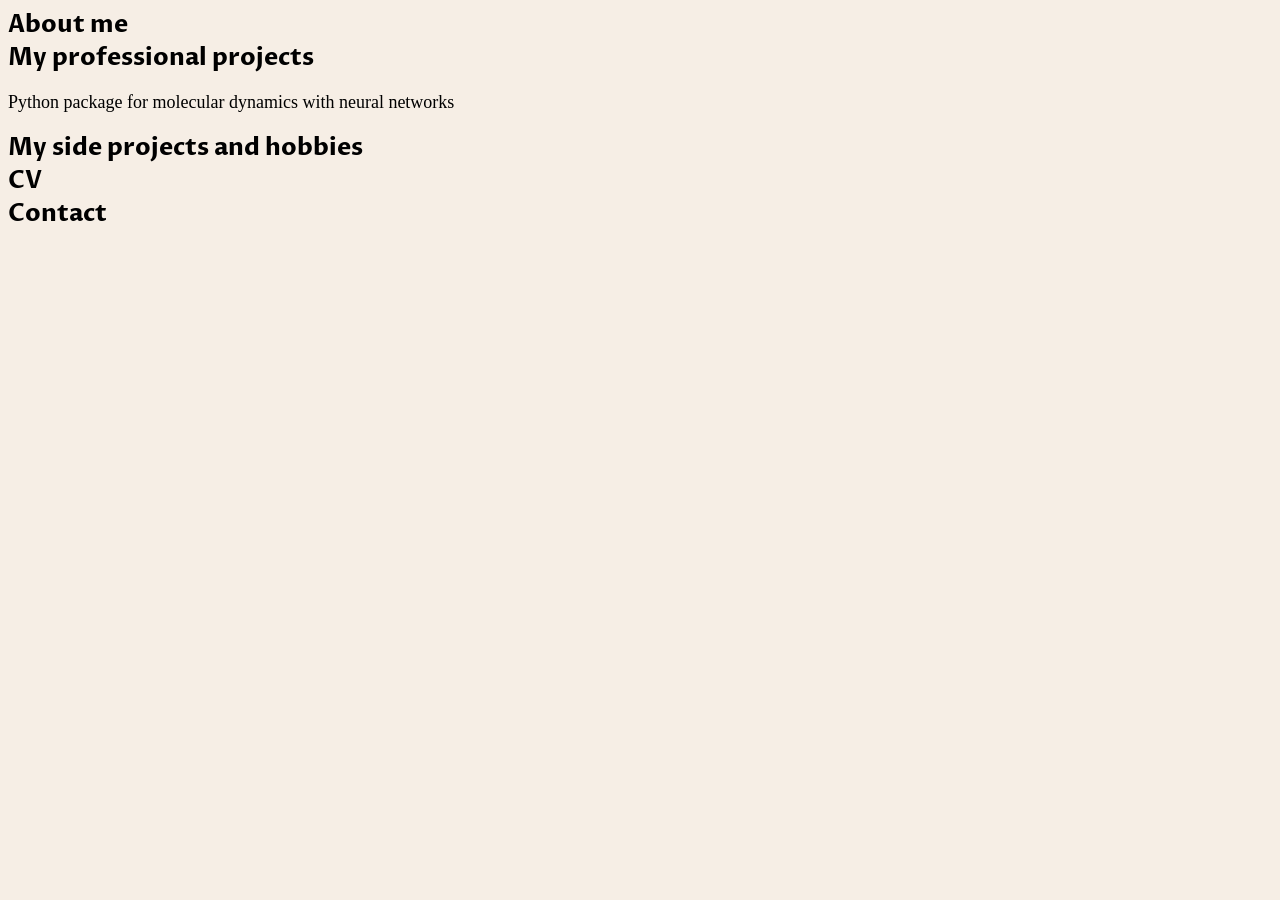
<file: index.html>
<!DOCTYPE html>
<html lang="en">
<head>
    <meta charset="UTF-8">
    <meta http-equiv="X-UA-Compatible" content="IE=edge">
    <meta name="viewport" content="width=device-width, initial-scale=1.0">
    <title>My Personal Website</title>
    <link rel='stylesheet' href='./style.css'>
    <link rel="preconnect" href="https://fonts.googleapis.com">
    <link rel="preconnect" href="https://fonts.gstatic.com" crossorigin>
    <link href="https://fonts.googleapis.com/css2?family=Proza+Libre&family=Raleway:ital,wght@0,400;0,700;1,400&display=swap" rel="stylesheet">
</head>
<body>
    <section  id="about-me" >
        <h2>About me</h2>
        <p class="about-me">
            I went to school for physics and attempted a PhD, but I didn't quite resonate with the academic environment.
            However, I pursued my passion for knowledge and obtained a master's degree in Electrical Engineering.
            This educational background led me to my current role as a DFM developer at GlobalFoundries.
            I believe my career is just beginning, and this website serves as a platform to showcase my work and aspirations.
          </p>
          
          <p class="about-me">
            I am an avid and passionate learner, constantly delving into deep subjects.
            At the moment, my focus is on exploring the works of Heidegger and other influential thinkers in the history of philosophy.
            In addition to my intellectual pursuits, I enjoy surfing, learning German, and exploring the beautiful state of California.
          </p>
          
          <p class="about-me">
            My professional goal is to engage in a job that allows me to tackle challenging problems while utilizing my creative and analytical abilities.
            I strongly believe that great ideas stem from interactions and conversations with others.
            Collaboration, networking, and fostering friendships are essential elements for a fulfilling life.
            However, I also value the freedom to work flexibly, anywhere and anytime.
          </p>
          
          <p class="about-me">
            Currently, I am enrolled in a coding bootcamp with CodeAcademy, where I am immersing myself in full-stack engineering.
            This comprehensive training will not only make me more relevant in the job market, but it also sets me apart due to my extensive education in science, mathematics, and the humanities.
            This diverse knowledge equips me to approach problems from both technical and conceptual standpoints, often starting from first principles.
          </p>

    </section>

    <section id="professional-projects">
        <h2>My professional projects</h2>
        <p class="professional-projects">3 publications on Machine Learning for EDA Physical Verification</p>
        <p class="PhD Project">Python package for molecular dynamics with neural networks</p>


    </section>

    <section id="side-projects">
        <h2>My side projects and hobbies</h2>
        <h1 class="side-projects">Heidegger</h1>
       <p class="side-projects"> I am currently working on a YouTube series that delves into the intricacies of Heidegger's "History of the Concept of Time." As an avid reader and enthusiast of Heidegger's philosophy, I have spent several years immersing myself in his profound ideas. There is an undeniable allure to Heidegger's works, as I genuinely believe that he tapped into something truly remarkable and insightful.</p>

       <p class="side-projects"> However, it is important to acknowledge that engaging with Heidegger's writings is not an easy task. His concepts and language are often complex and demand rigorous attention from readers. Despite the challenges they present, I remain steadfast in my conviction that Heidegger's ideas hold immense value and transformative potential.</p>
        
       <p class="side-projects"> One frustration I have encountered is the lackluster quality of many expositors attempting to explain Heidegger's work. While some may genuinely try to convey his ideas accurately, there is a prevalent tendency to oversimplify or misinterpret his profound thoughts. This only further exacerbates the difficulty of comprehending his philosophy and often leads to misconceptions.</p>
        
       <p class="side-projects"> In my YouTube series, I aim to bridge this gap by providing a comprehensive and nuanced exploration of Heidegger's "History of the Concept of Time." I aspire to present his ideas in a clear, accessible manner while maintaining the depth and richness of his original work. My goal is to empower viewers with a deeper understanding of Heidegger's philosophy and to inspire them to engage critically with his concepts.</p>
        
       <p class="side-projects"> By undertaking this endeavor, I hope to contribute to a more accurate and thoughtful discourse surrounding Heidegger's work. I am confident that with proper guidance and careful analysis, we can unlock the profound insights he offers and appreciate the true depth of his philosophy.</p>
        <img class="side-projects" id="Heidegger" src="images/HistoryHeidegger.jpg">


        <h1 class="side-projects">Prompt engineering</h1>

        <p class="side-projects">
            As part of my ongoing exploration, I have been actively experimenting with AI prompt engineering to create marketable content.
            Prompt engineering involves crafting targeted prompts to generate specific responses from AI language models.
            By fine-tuning the prompts and leveraging the capabilities of AI, we can create compelling and engaging content across various domains.
            I am excited about the potential of prompt engineering and its role in shaping the future of content creation.
          </p>
          
          <p class="side-projects">
            One of my open projects involves implementing AI-generated content on a cooking website specifically designed for people on a low budget and with a vegetarian inclination.
            In this project, I use AI to generate recipes and then proceed to test and refine them.
            Additionally, I incorporate media elements derived from my personal experiences as well as AI-generated media to add a touch of creativity and experimentation.
            This endeavor allows me to combine my passion for cooking, technology, and innovative approaches to provide accessible and diverse culinary resources. Even the
            website itself can be AI-generated, so let's view this project as my way of stress testing the capabilities of complete content generation by AI.
          </p>

          <p class="side-projects">I believe this workflow can be generalized to not only cooking elements but many other domains. A constant theme I've come across in my career is that things can be automated.</p>

          <img class="side-projects" src="images/recipe-workflow.png" alt="">

        <h1 class="side-projects">Surfing</h1>
        <p class="side-projects">Surfing is a passion of mine. It challenges me physically and psychologically.
            It has a deep impact on the quality of my day, week, month and life. It is an amazing sport that I love experimenting with! Every wave is an interpretation is something I once heard said.
        </p>

    </section>

    <section id="cv">
        <h2>CV</h2>
        <iframe id="resume-iframe" class="cv" src="./resume.html" frameborder="0" width="100%" height="600"></iframe>


    </section>


    <section id="contact">
        <h2>Contact</h2>
        <p class="contact">david.leocadio94@gmail.com</p>
        <p class="contact">+1 (856)-789-1313</p>


    </section>


    <script src="main.js"></script>
	
</body>
</html>
</file>
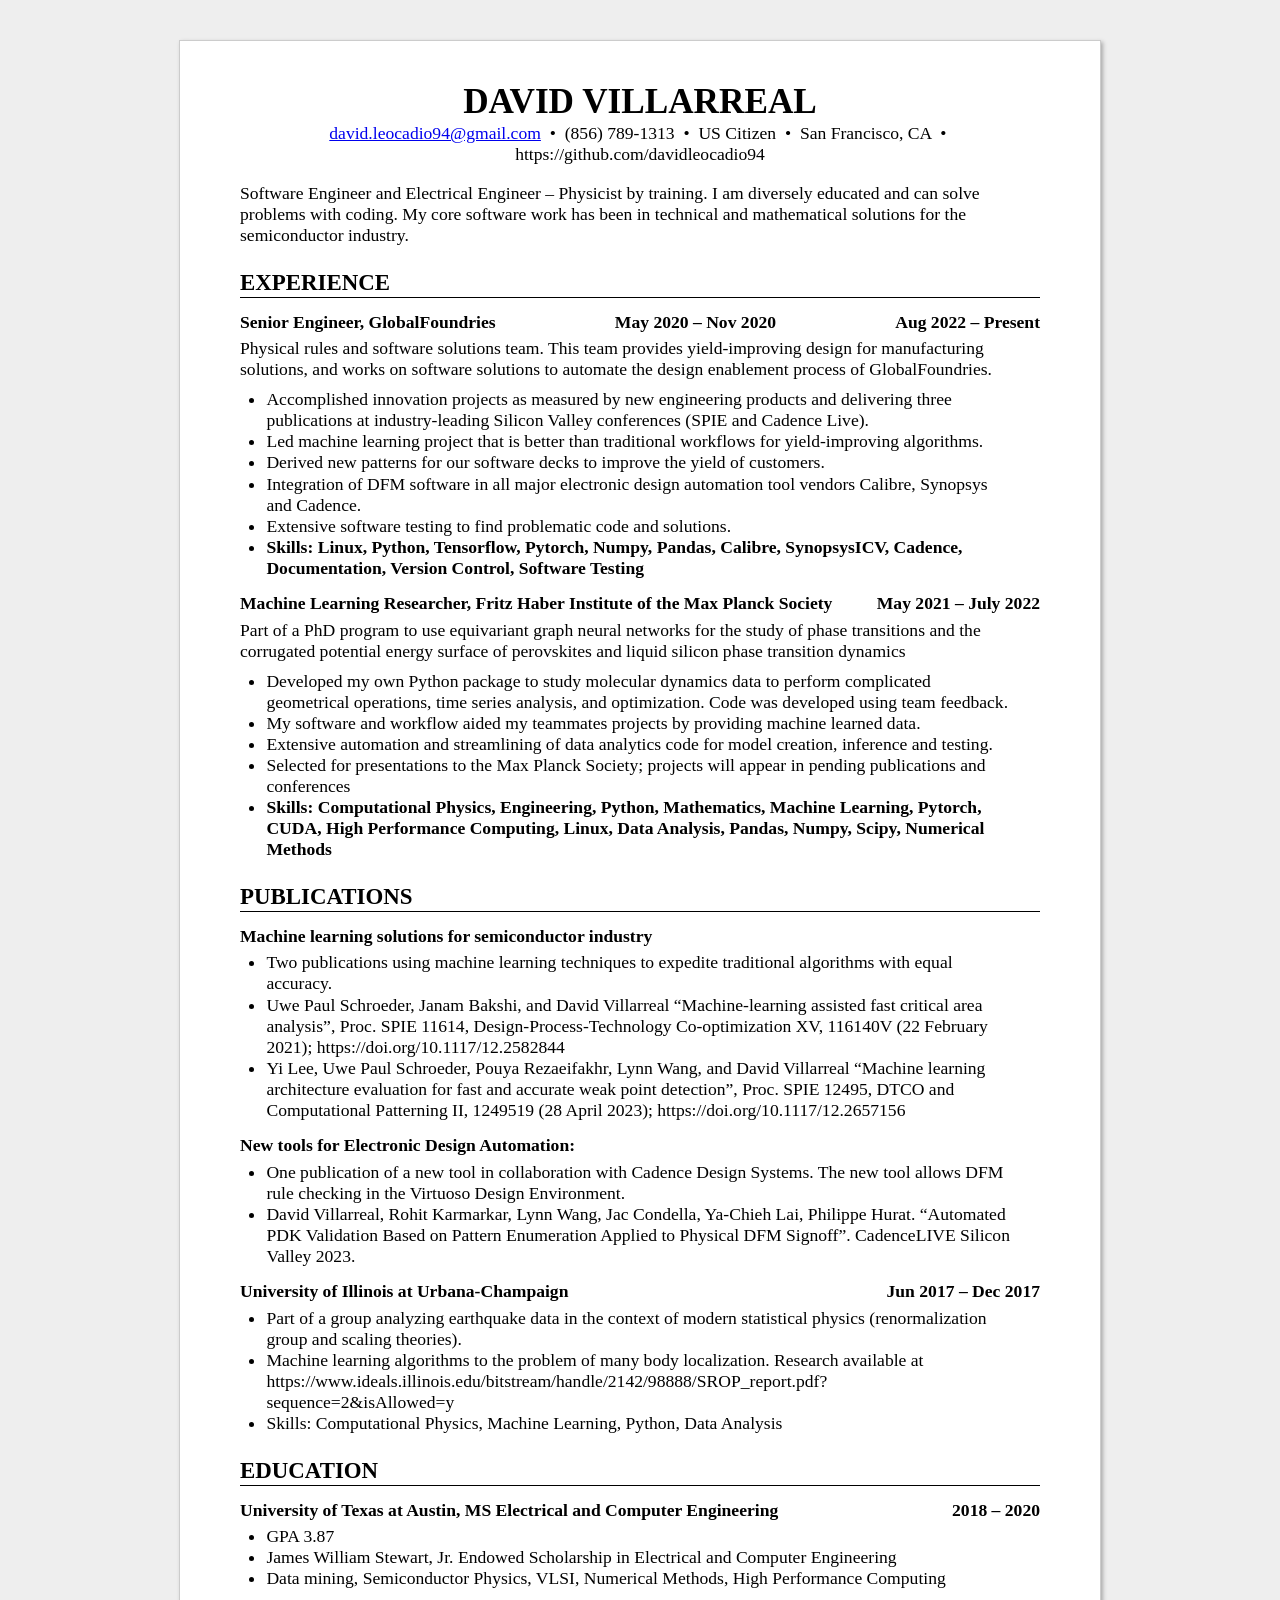
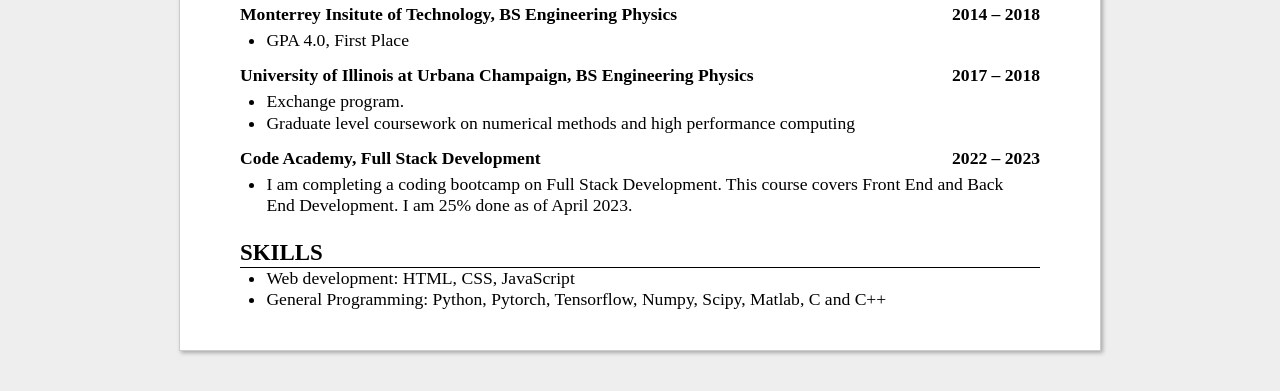
<file: resume.html>
<html lang="en">
<head>
<meta charset="UTF-8">
<title>David Villarreal</title>
<style>
body {
    color: #000000;
    background: #EEEEEE;
    font: 1.1em "Times New Roman";
    line-height: 1.2;
    margin: 40px 0;
}
#resume {
    margin: 0 auto;
    max-width: 800px;
    padding: 40px 60px;
    background: #FFFFFF;
    border: 1px solid #CCCCCC;
    box-shadow: 2px 2px 4px #AAAAAA;
    -webkit-box-shadow: 2px 2px 4px #AAAAAA;
}
h1 {
    text-transform: uppercase;
    text-align: center;
    font-size: 200%;
    margin: 0;
    padding: 0;
}
h2 {
    border-bottom: 1px solid #000000;
    text-transform: uppercase;
    font-size: 130%;
    margin: 1em 0 0 0;
    padding: 0;
}
h3 {
    font-size: 100%;
    margin: 0.8em 0 0.3em 0;
    padding: 0;
    display: flex;
    justify-content: space-between;
}
p {
    margin: 0 0 0.5em 0;
    padding: 0;
    }
ul {
    padding: 0;
    margin: 0 1.5em;
    }
/* ul immediately after h1 = contact list */
h1 + ul {
    text-align: center;
    margin: 0;
    padding: 0;
    }
h1 + ul > li {
    display: inline;
    white-space: pre;
    list-style-type: none;
}
h1 + ul > li:after {
    content: "  \2022  ";
}
h1 + ul > li:last-child:after {
    content: "";
}
/* p immediately after contact list = summary */
h1 + ul + p {
    margin: 1em 0;
}
@media print {
    body {
        font-size: 10pt;
        margin: 0;
        padding: 0;
        background: none;
    }
    #resume {
        margin: 0;
        padding: 0;
        border: 0px;
        background: none;
        box-shadow: none;
        -webkit-box-shadow: none;
    }
    /* Do not underline abbr tags in PDF */
    abbr {
        text-decoration: none;
        font-variant: none;
    }
    /* Make links black in PDF */
    /* Move this outside the print block to apply this in HTML too */
    a, a:link, a:visited, a:hover {
        color: #000000;
        text-decoration: underline;
    }
}
@page {
    /* Change margins and paper size of PDF */
    /* https://developer.mozilla.org/en-US/docs/Web/CSS/@page */
    size: letter;
    margin: 0.5in 0.8in;
}
@media screen and (max-width: 800px) {
    body {
        font-size: 16pt;
        margin: 0;
        padding: 0;
        background: #FFFFFF !important;
    }
    #resume {
        margin: 0;
        padding: 1em;
        border: 0px;
        background: none;
        box-shadow: none;
        -webkit-box-shadow: none;
    }
}

</style>
</head>
<body>
<div id="resume">
<!-- The (first) h1 will be used as the <title> of the HTML page -->
<h1>David Villarreal</h1>
<!-- The unordered list immediately after the h1 will be formatted on a single
line. It is intended to be used for contact details -->
<ul>
<li><a href="&#109;&#97;&#105;&#108;&#116;&#111;&#58;&#100;&#97;&#118;&#105;&#100;&#46;&#108;&#101;&#111;&#99;&#97;&#100;&#105;&#111;&#57;&#52;&#64;&#103;&#109;&#97;&#105;&#108;&#46;&#99;&#111;&#109;">&#100;&#97;&#118;&#105;&#100;&#46;&#108;&#101;&#111;&#99;&#97;&#100;&#105;&#111;&#57;&#52;&#64;&#103;&#109;&#97;&#105;&#108;&#46;&#99;&#111;&#109;</a></li>
<li>(856) 789-1313</li>
<li>US Citizen</li>
<li>San Francisco, CA</li>
<li>https://github.com/davidleocadio94</li>
</ul>
<!-- The paragraph after the h1 and ul and before the first h2 is optional. It
is intended to be used for a short summary. -->
<p>Software Engineer and Electrical Engineer &ndash; Physicist by training. I am diversely educated and can solve problems with coding. My core software work has been in technical and mathematical solutions for the semiconductor industry.</p>
<h2>Experience</h2>
<!-- You have to wrap the "left" and "right" half of these headings in spans by
hand -->
<h3><span>Senior Engineer, GlobalFoundries</span> <span>May 2020 &ndash; Nov 2020</span><span>Aug 2022 &ndash; Present</span></h3>
<p>Physical rules and software solutions team. This team provides yield-improving design for manufacturing solutions, and works on software solutions to automate the design enablement process of GlobalFoundries.</p>
<ul>
<li>Accomplished innovation projects as measured by new engineering products and delivering three publications at industry-leading Silicon Valley conferences (SPIE and Cadence Live).</li>
<li>Led machine learning project that is better than traditional workflows for yield-improving algorithms.</li>
<li>Derived new patterns for our software decks to improve the yield of customers.</li>
<li>Integration of DFM software in all major electronic design automation tool vendors Calibre, Synopsys and Cadence.</li>
<li>Extensive software testing to find problematic code and solutions.</li>
<li><strong>Skills: Linux, Python, Tensorflow, Pytorch, Numpy, Pandas, Calibre, SynopsysICV, Cadence, Documentation, Version Control, Software Testing</strong></li>
</ul>
<h3><span>Machine Learning Researcher, Fritz Haber Institute of the Max Planck Society</span> <span>May 2021 &ndash; July 2022</span></h3>
<p>Part of a PhD program to use equivariant graph neural networks for the study of phase transitions and the corrugated potential energy surface of perovskites and liquid silicon phase transition dynamics</p>
<ul>
<li>Developed my own Python package to study molecular dynamics data to perform complicated geometrical operations, time series analysis, and optimization. Code was developed using team feedback.</li>
<li>My software and workflow aided my teammates projects by providing machine learned data.</li>
<li>Extensive automation and streamlining of data analytics code for model creation, inference and testing.</li>
<li>Selected for presentations to the Max Planck Society; projects will appear in pending publications and conferences</li>
<li><strong>Skills: Computational Physics, Engineering, Python, Mathematics, Machine Learning, Pytorch, CUDA, High Performance Computing, Linux, Data Analysis, Pandas, Numpy, Scipy, Numerical Methods</strong></li>
</ul>
<h2>Publications</h2>
<h3><span>Machine learning solutions for semiconductor industry</span></h3>
<ul>
<li>Two publications using machine learning techniques to expedite traditional algorithms with equal accuracy.</li>
<li>Uwe Paul Schroeder, Janam Bakshi, and David Villarreal &ldquo;Machine-learning assisted fast critical area analysis&rdquo;, Proc. SPIE 11614, Design-Process-Technology Co-optimization XV, 116140V (22 February 2021); https://doi.org/10.1117/12.2582844</li>
<li>Yi Lee, Uwe Paul Schroeder, Pouya Rezaeifakhr, Lynn Wang, and David Villarreal &ldquo;Machine learning architecture evaluation for fast and accurate weak point detection&rdquo;, Proc. SPIE 12495, DTCO and Computational Patterning II, 1249519 (28 April 2023); https://doi.org/10.1117/12.2657156</li>
</ul>
<h3><span>New tools for Electronic Design Automation:</span></h3>
<ul>
<li>One publication of a new tool in collaboration with Cadence Design Systems. The new tool allows DFM rule checking in the Virtuoso Design Environment.</li>
<li>David Villarreal, Rohit Karmarkar, Lynn Wang, Jac Condella, Ya-Chieh Lai, Philippe Hurat. &ldquo;Automated PDK Validation Based on Pattern Enumeration Applied to Physical DFM Signoff&rdquo;. CadenceLIVE Silicon Valley 2023.</li>
</ul>
<h3><span>University of Illinois at Urbana-Champaign</span> <span>Jun 2017 &ndash; Dec 2017</span></h3>
<ul>
<li>Part of a group analyzing earthquake data in the context of modern statistical physics (renormalization group and scaling theories).</li>
<li>Machine learning algorithms to the problem of many body localization. Research available at https://www.ideals.illinois.edu/bitstream/handle/2142/98888/SROP_report.pdf?sequence=2&amp;isAllowed=y</li>
<li>Skills: Computational Physics, Machine Learning, Python, Data Analysis</li>
</ul>
<h2>Education</h2>
<h3><span>University of Texas at Austin, MS Electrical and Computer Engineering</span> <span>2018 &ndash; 2020 </span></h3>
<ul>
<li>GPA 3.87</li>
<li>James William Stewart, Jr. Endowed Scholarship in Electrical and Computer Engineering</li>
<li>Data mining, Semiconductor Physics, VLSI, Numerical Methods, High Performance Computing</li>
</ul>
<h3><span>Monterrey Insitute of Technology, BS Engineering Physics</span> <span>2014 &ndash; 2018 </span></h3>
<ul>
<li>GPA 4.0, First Place</li>
</ul>
<h3><span>University of Illinois at Urbana Champaign, BS Engineering Physics</span> <span>2017 &ndash; 2018 </span></h3>
<ul>
<li>Exchange program.</li>
<li>Graduate level coursework on numerical methods and high performance computing</li>
</ul>
<h3><span>Code Academy, Full Stack Development</span> <span>2022 &ndash; 2023 </span></h3>
<ul>
<li>I am completing a coding bootcamp on Full Stack Development. This course covers Front End and Back End Development. I am 25% done as of April 2023.</li>
</ul>
<h2>Skills</h2>
<ul>
<li>Web development: HTML, CSS, JavaScript</li>
<li>General Programming: Python, Pytorch, Tensorflow, Numpy, Scipy, Matlab, C and C++</li>
</ul></div>
</body>
</html>
</file>
<file: style.css>
body{
    /* background-color: 	#F2F0EB; */
    background-color: #F6EEE5;
}

p{
    font-size:18px;
}

h2{
    font-family: "Proza Libre", sans-serif;
    margin: 0;
    margin-bottom: var(--spacing-2);
}


.about-me{
    width:70%;
    display:none;
}

.professional-projects{
    width:70%;
    display:none;
}

.side-projects{
    width:70%;
    display:none;
}



.cv{
    width:70%;
    display:none;
}

iframe.cv{
    width:100%;
    display:none;
}



.contact{
    width:70%;
    display:none;
}

#Heidegger{
    width: 400px;
    height: 600px;

}

img.side-projects{
    width:600px;
    height:400px;
}
</file>
